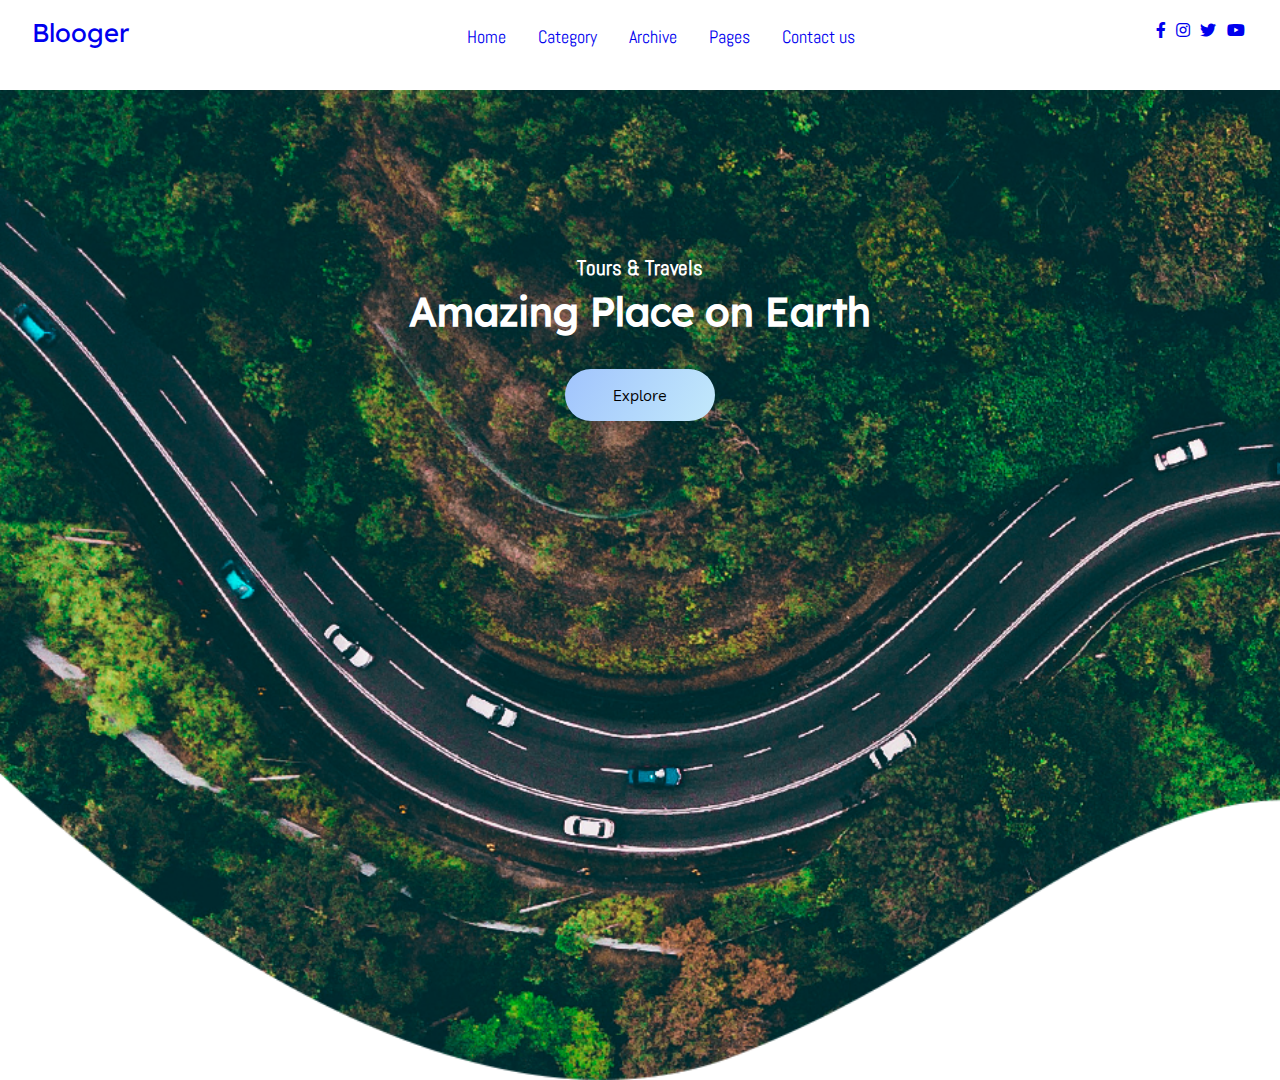
<file: blog_project/Index.html>
<!DOCTYPE html>    <!--輸入!+tab能夠呈現既定格式-->
<html lang="en">
<head>
    <meta charset="UTF-8">
    <meta http-equiv="X-UA-Compatible" content="IE=edge">
    <meta name="viewport" content="width=device-width, initial-scale=1.0">  <!--響應式設計-->
    <title>Blooger</title>
    
    <!--Font Awesome Icon-->
    <!--從https://fontawesome.com/download下載Free for web，並將webfonts放入根目錄和all.css放入css內，即可調用facebook等icon-->
    <link rel="stylesheet" href="./css/all.css">

    <!--Custom Style-->
    <link rel="stylesheet" href="./css/style.css">  <!--導引到存放CSS的位置-->

</head>
<body>
    <!-----------------------------Navigation----------------------------->
    <nav class="nav">
        <div class="nav-menu flex-row">
            <div class="nav-brand">
                <a href="#" class="text-gray">Blooger</a>  <!--會讓頁面跳到最上面，並觸發 hashchange 事件-->
            </div>
            <div class="toggle-collapse">
                <div class="toggle-icons">
                    <i class="fas fa-bars"></i>
                </div>
            </div>
            <div>
                <ul class="nav-items">
                    <li class="nav-link">         <!--複製三行後按住 shift + alt + down，就可以連續複製-->
                        <a href="#">Home</a>
                    </li>
                    <li class="nav-link">
                        <a href="#">Category</a>
                    </li>
                    <li class="nav-link">
                        <a href="#">Archive</a>
                    </li>
                    <li class="nav-link">
                        <a href="#">Pages</a>
                    </li>
                    <li class="nav-link">
                        <a href="#">Contact us</a>
                    </li>
                </ul>
            </div>
            <div class="social text-gray">
                <a href="#"><i class="fab fa-facebook-f"></i></a>
                <a href="#"><i class="fab fa-instagram"></i></a>
                <a href="#"><i class="fab fa-twitter"></i></a>
                <a href="#"><i class="fab fa-youtube"></i></a>
            </div>
        </div>
    </nav>
    <!-----------------------------Navigation----------------------------->
    <!--------------------------Main Site Section------------------------->
    <main>
        <!------Site title------>
        <section class="site-title">
            <div class="site-background">
                <h3>Tours & Travels</h3>
                <h1>Amazing Place on Earth</h1>
                <button class="btn">Explore</button>
            </div>
        </section>
        <!------Site title------>
    </main>
    <!--------------------------Main Site Section------------------------->
  
    <!--Jquery Library file-->
    <script src = "./js/jquery3.6.0.min.js"></script>

    <!--Custom Javascript File-->
    <script src = "./js/main.js"></script>
</body>
</html>
</file>
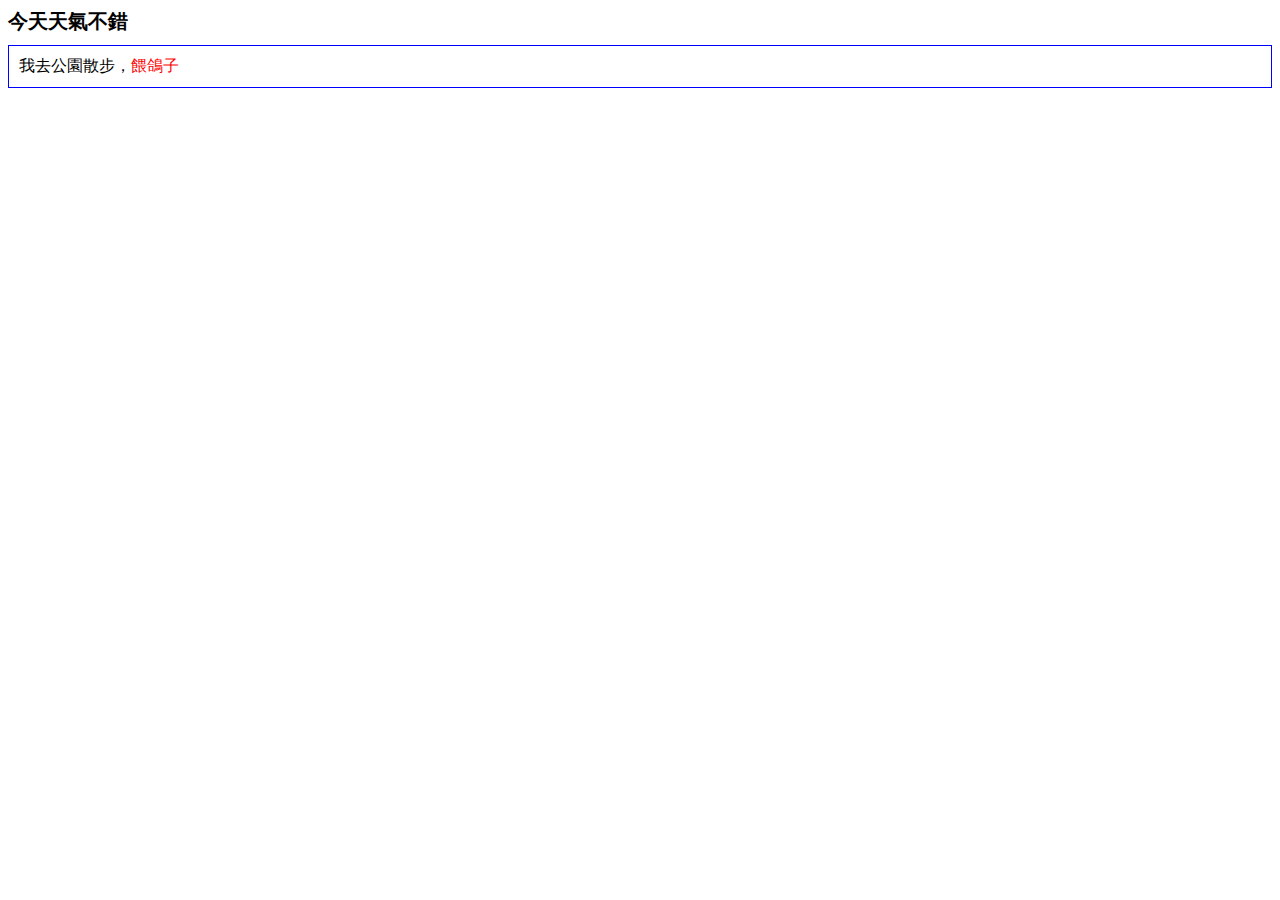
<file: CSS/01.html>
<!DOCTYPE html>
<html>
<head>
    <meta charset="utf-8"><meta>
    <title>CSS教學</title>
</head>
<body>
    <!--屬性:設定值-->
    <!--div會;span不會換行-->
    <div style="font-weight: bold;font-size: 20px">今天天氣不錯</div>
    <!--border設定區塊邊框; margin設定box與內容間的距離; padding設定邊框與內容的距離-->
    <div style="padding: 10px; border:1px solid blue;margin-top:10px; margin-bottom:10px">我去公園散步，<span style= "color: red">餵鴿子</span></div>
</body>
</html>
</file>
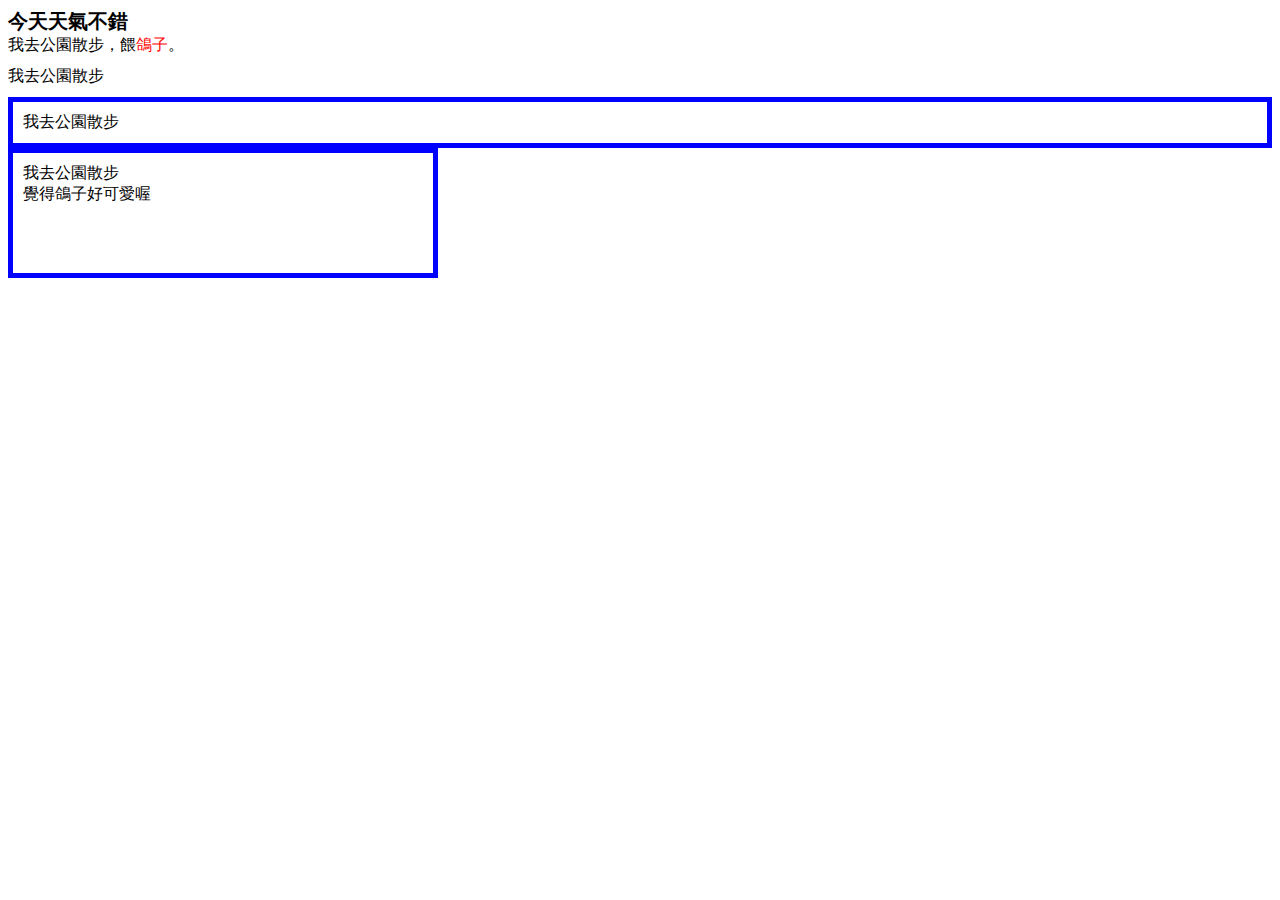
<file: CSS/02.html>
<!DOCTYPE html>
<html>
<head>                                                    <!--網頁的描述-->
 <meta charset="utf-8"> </meta>                            <!--告知採用的編碼-->
 <title>Homepage CSS教學 </title>
<head>


<body>   
   <!--介紹box model-->                          
   <div style="font-weight:bold;font-size:20px">今天天氣不錯</div>   <!--div在網頁中代表區塊-->
                                                                      <!--style之後為css的語法-->
   <div>我去公園散步，餵<span style="color:red">鴿子</span>。</div>    <!--由於div會造成斷行，若不想要發生開情形，可以用span取代-->
   
   <div style="margin-top:10px;margin-bottom:10px"> 我去公園散步</div>    <!--控制段落距離-->
   <div style="padding:10px; border:5px solid blue"> 我去公園散步</div>    <!--設定邊框boder ，包含寬度、樣式和顏色-->
   <div style="height:100px;width:400px;padding:10px; border:5px solid blue"> 我去公園散步 <br/>
   覺得鴿子好可愛喔
   </div>
   
</body>
</html>
</file>
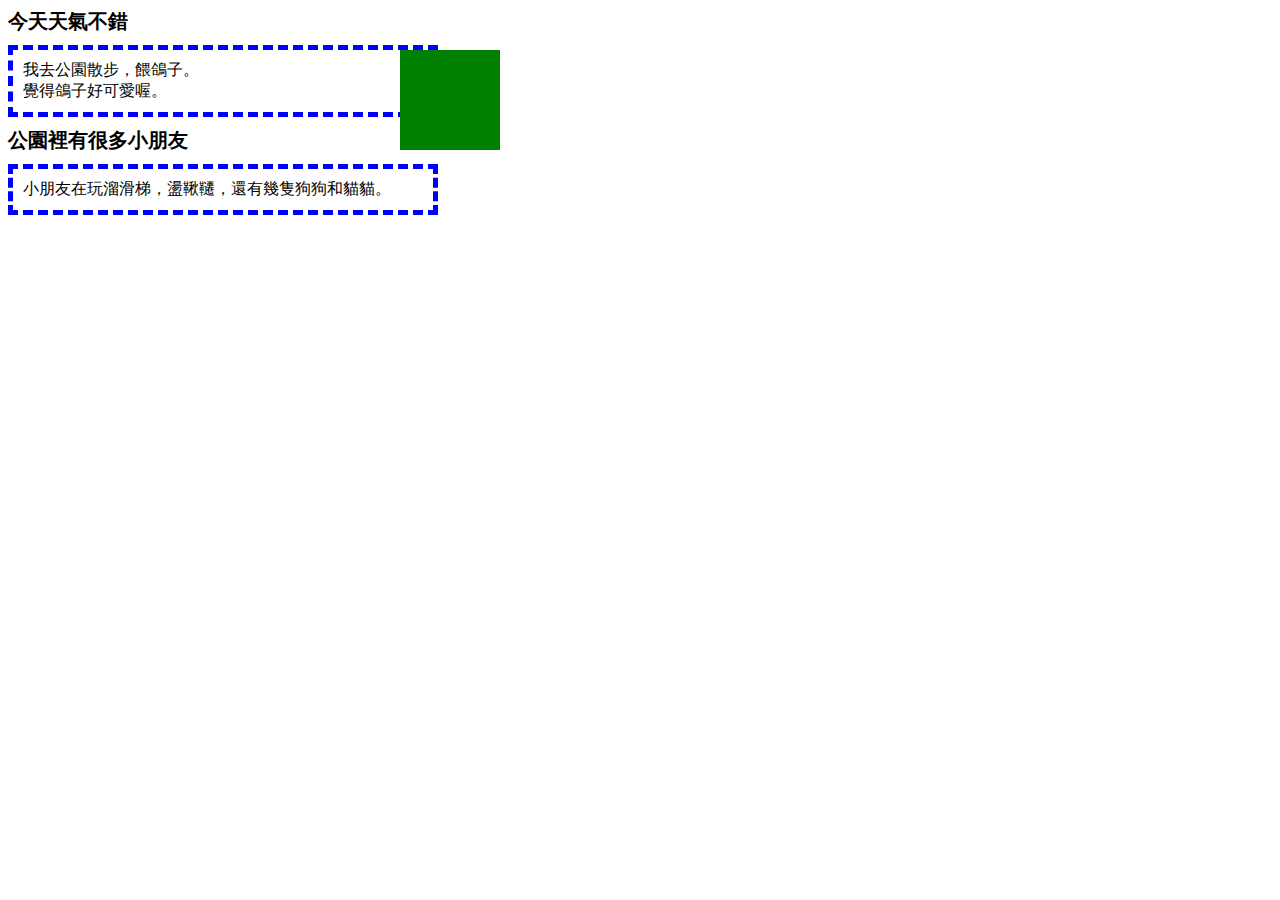
<file: CSS/03.css-selector.htm>
<!DOCTYPE html>
<html>
<head>                                                    <!--網頁的描述-->
 <meta charset="utf-8"> </meta>                            <!--告知採用的編碼-->
 <title>Homepage CSS教學 </title>
 <style type="text/css">                                   <!--加入 .~~作為名稱-->
 .keyword{color:red}  
 .title{font-weight:bold;font-size:20px}                                                              
 .content{width:400px;padding:10px; border:5px dashed blue;margin-top:10px;margin-bottom:10px}
 .box{
      position:absolute;left:400px;top:50px;
	  width:100px;height:100px;background-color:green
  
 }

 </style>
<head>

<body>    <!--介紹box model--> 
                            
   <div class="title">今天天氣不錯</div>   <!--div在網頁中代表區塊-->
                                                                      <!--style之後為css的語法-->
   <div class="content">
        我去公園散步，餵<span class="keyword">鴿子</span>。 <br/>      <!--br代表主動做斷行-->
        覺得鴿子好可愛喔。
   </div>                                               <!--由於div會造成斷行，若不想要發生開情形，可以用span取代-->
   
   <div class="box"> </div>
   
   <div class="title"> 公園裡有很多小朋友  </div>
   <div class="content"> 小朋友在玩溜滑梯，盪鞦韆，還有幾隻<span class="keyword">狗狗</span>和貓貓。 
   </div>
   
   
</body>
</html>
</file>
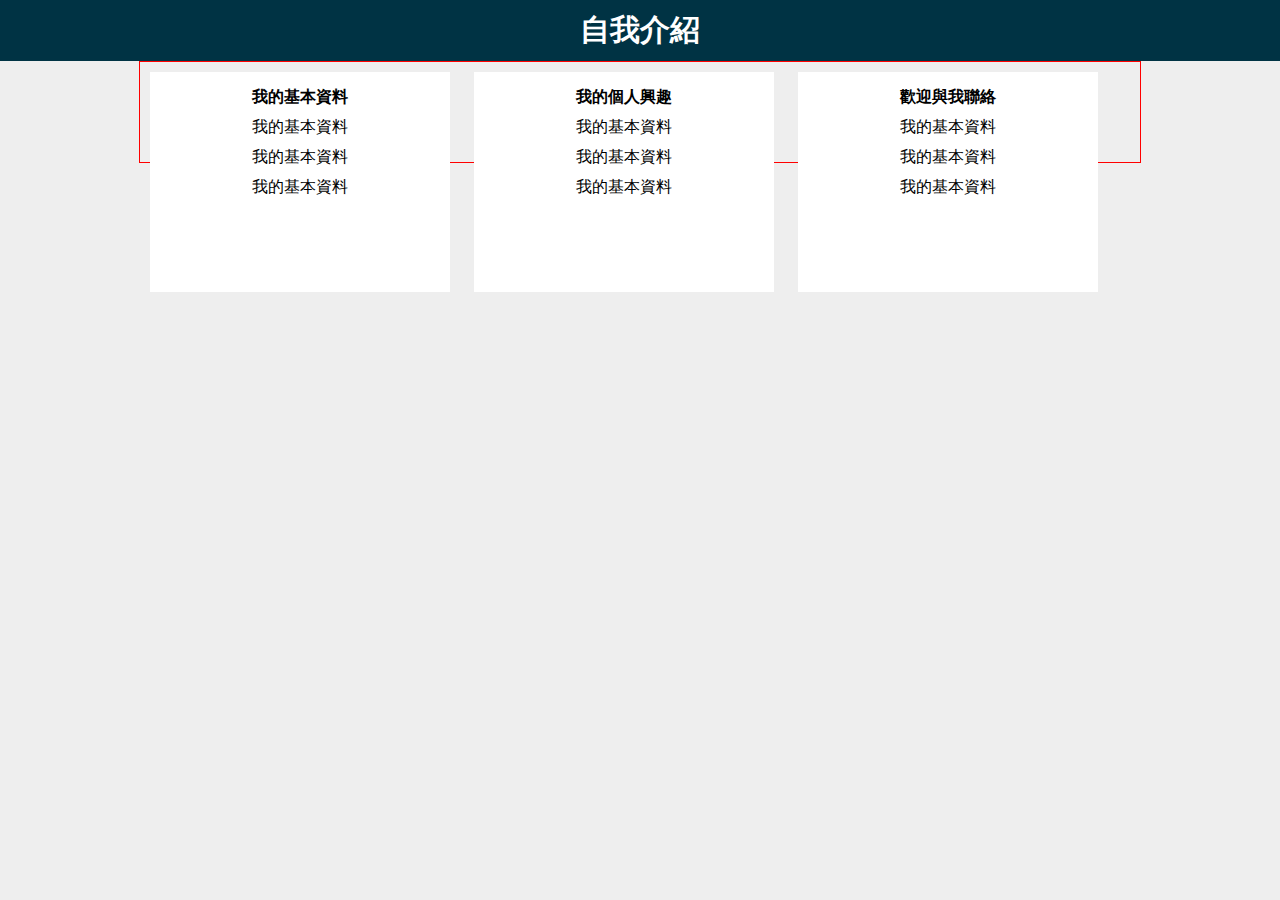
<file: CSS/04.web_page.htm>
<!DOCTYPE html>
<html>
<head>                                                    
 <meta charset="utf-8"> </meta>                           
 <title>自我介紹</title>
 <style type="text/css">
 .head{background-color:#003344;color:white;font-weight:bold;font-size:30px;
 text-align:center;padding:10px;
 }
 .content{
     width:1000px;margin-left:auto;margin-right:auto;border:1px solid red;height:100px;
 }
 .box{
  width:280px;padding:10px;margin:10px;background-color:white;
  display:inline-block;vertical-align:top;text-align:center;height:200px;line-height:30px
 }
 .title{font-weight:bold
 }
 </style>
</head>

<body style="margin-top:0px;margin-right:0px;;margin-left:0px;background-color:#eeeeee;">   
                       
   <div class="head">自我介紹</div>   
   <div class="content">
      <div class="box">
	     <div class="title">我的基本資料</div>
		    <div>我的基本資料</div> 
		    <div>我的基本資料</div> 
		    <div>我的基本資料</div> 
	  </div> 	
	  
	  <div class="box"> 
	     <div class="title">我的個人興趣</div>
		    <div>我的基本資料</div> 
		    <div>我的基本資料</div> 
		    <div>我的基本資料</div> 
	  </div> 
	  
	  <div class="box"> 
	     <div class="title">歡迎與我聯絡</div> 
		    <div>我的基本資料</div> 
		    <div>我的基本資料</div> 
		    <div>我的基本資料</div> 
	  </div> 
   </div>                                                                 
   
</body>
</html>
</file>
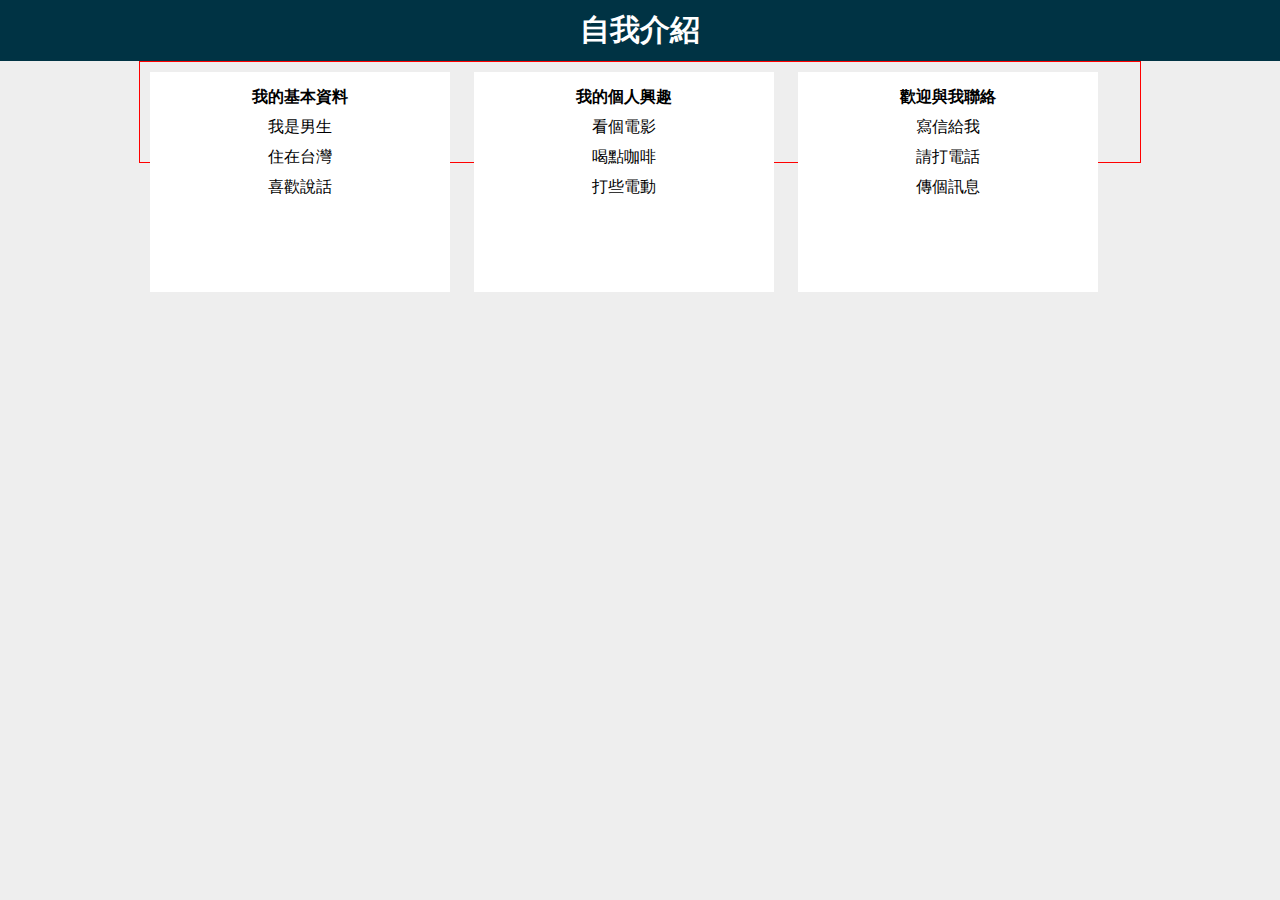
<file: CSS/05.response_web_page.htm>
<!DOCTYPE html>
<html>
<head>                                                    
 <meta charset="utf-8"> </meta> 
 <meta name="viewport" content="width=device-width, initial-scale=1, maximum-scale=1"/>  <!--希望手機不對網頁進行任意地縮放，initial-scale=1, maximum-scale=1及不縮放-->
 <title>自我介紹</title>
 <style type="text/css">
 .head{background-color:#003344;color:white;font-weight:bold;font-size:30px;
 text-align:center;padding:10px;
 }
 .content{
     width:1000px;margin-left:auto;margin-right:auto;border:1px solid red;height:100px;
 }
 .box{
  width:280px;padding:10px;margin:10px;background-color:white;
  display:inline-block;vertical-align:top;text-align:center;height:200px;line-height:30px
 }
 .title{font-weight:bold}
 
 @media screen and (max-width:600px){
     .head{font-size:24px} 
     .content{width:100%;text-align:center}
  } <!--回應式設計關鍵部分(css media queries)，當條件滿足後改為以下方法執行-->
 </style>
</head>

<body style="margin-top:0px;margin-right:0px;;margin-left:0px;background-color:#eeeeee;">   
                       
   <div class="head">自我介紹</div>   
   <div class="content">
      <div class="box">
	     <div class="title">我的基本資料</div>
		    <div>我是男生</div> 
		    <div>住在台灣</div> 
		    <div>喜歡說話</div> 
	  </div> 	
	  
	  <div class="box"> 
	     <div class="title">我的個人興趣</div>
		    <div>看個電影</div> 
		    <div>喝點咖啡</div> 
		    <div>打些電動</div> 
	  </div> 
	  
	  <div class="box"> 
	     <div class="title">歡迎與我聯絡</div> 
		    <div>寫信給我</div> 
		    <div>請打電話</div> 
		    <div>傳個訊息</div> 
	  </div> 
   </div>                                                                 
   
</body>
</html>
</file>
<file: blog_project/css/style.css>
/*
px：絕對單位，代表螢幕中每個「點」( pixel )。
em：相對單位，每個子元素透過「倍數」乘以父元素的 px 值。
rem：相對單位，每個元素透過「倍數」乘以根元素的 px 值。
%：相對單位，每個子元素透過「百分比」乘以父元素的 px 值。
*/

/*導入font.css以使用字形*/
@import url('../css/font.css');

html, body{
    margin:0%;
    box-sizing: border-box;
    overflow: hidden;

}
/*創建變數*/
:root{

    /* theme  colors */
    --text-gray: #3f4954;
    --text-light: #686666da;
    --bg-color: #0f0f0f;
    --white: #ffffff;
    --midnight: #104f55;

    /* gradient color */
    /*從https://webgradients.com/選擇漸層色，複製右下角的CSS*/
    /*貼上後如下 background-image: linear-gradient(120deg, #a1c4fd 0%, #c2e9fb 100%); */
    --sky: linear-gradient(120deg, #a1c4fd 0%, #c2e9fb 100%);

    /* theme  font-family */
    --Abel:'Abel', cursive;  /*變數名稱:賦值*/
    --Anton:'Anton', cursive; 
    --Josefin:'Josefin', cursive; 
    --Lexend:'Lexend', cursive; 
    --Livvic:'Livvic', cursive; 
}

/*-----------------global class-----------------*/

a{ text-decoration: none;}

.flex-row{
    display: flex;
    flex-direction: row;
    flex-wrap: wrap;         /*當縮小到視圖viewport無法容納時，flex-row的部分會統一換行*/
}

ul{list-style-type: none;}
h1{
    font-family: var(--Lexend);
    font-size: 2.5rem;
}
h2{
    font-family: var(--Lexend);
}
h3{
    font-family: var(--Abel);
    font-size: 1.3rem;
}
button.btn{
    border: none;
    border-radius: 2rem;
    padding: 1rem 3rem;
    font-size: 1rem;
    font-family:  var(--Livvic);
    cursor: pointer;
}
/*---------><--------global class---------><--------*/


/*-----------------navbar-----------------*/ 
.nav{
    background: white;
    padding: 0 2rem;
    height: 0rem;
    min-height: 10vh;                        /* 1vh — one equal 1/100 height of viewport. */
    overflow: hidden;
    transition: height 1s ease-in-out;  /*目錄選單依序展開*/
}

.nav .nav-menu{
    justify-content: space-between;
}

.nav .toggle-collapse{
    position: absolute;
    top: 0%;
    width: 90%;
    cursor: pointer;
    display: none;
}

.nav .toggle-collapse .toggle-icons{
    display: flex;
    justify-content: flex-end;
    padding: 1.7rem 0;
}

.nav .toggle-collapse .toggle-icons i{
    font-size:1.4rem;
    color: var(--text-gray);
}    

.nav .nav-items{
    display: flex;
    margin: 0;
}

/*綁定jquery的click動作*/
.collapse{
    height: 30rem;    
}


.nav .nav-items .nav-link{
    padding: 1.6rem 1rem;
    font-size: 1.1rem;
    position: relative;
    font-family: var(--Abel);
    font-size: 1.1rem;
}

.nav .nav-items .nav-link:hover{
    background-color: var(--midnight);
}
.nav .nav-items .nav-link:hover a{
    color: var(--white);
}
.nav .nav-brand a{
    font-size: 1.6rem;
    padding: 1rem 0;
    display: block;
    /*font-family: Abel, cursive;*/
    font-family: var(--Lexend);  /*使用變數的方式設定font-family*/
    font-size: 1.6rem;
}
.nav .social{
    padding: 1.4rem 0
}
.nav .social i{
    padding: 0 .2rem
}
.nav .social i:hover{
    color: #a1c4cf; 
}

/*---------><--------navbar---------><--------*/

/*-----------------Main Content-----------------*/
/*-----------------Site Title----------------*/
main .site-title{
    background:url('../assets/Background-image.png');
    background-size: cover;
    height: 110vh;
    display: flex;
    justify-content: center;
}

main .site-background{
    padding-top: 10rem;
    text-align: center;
    color: var(--white);
}

main .site-title h1,h3{
    margin: .3rem;
}

main .site-title .btn{
    margin: 1.8rem;
    background: var(--sky);
}

main .site-title .btn:hover{
    background: transparent;
    border: 1px solid var(--white);
    color: white;
}
/*---------><--------Site Title--------><--------*/

/*---------><--------Main Content----------><-------*/



/*--viewport less then or equal to 750px--*/
/*響應式設計*/

@media only screen and (max-width:750px){
    .nav .nav-menu , .nav .nav-items{
        flex-direction: column;
    }

    .nav .toggle-collapse{
        display:initial;
    }
}


/*--viewport less then or equal to 750px--*/
</file>
